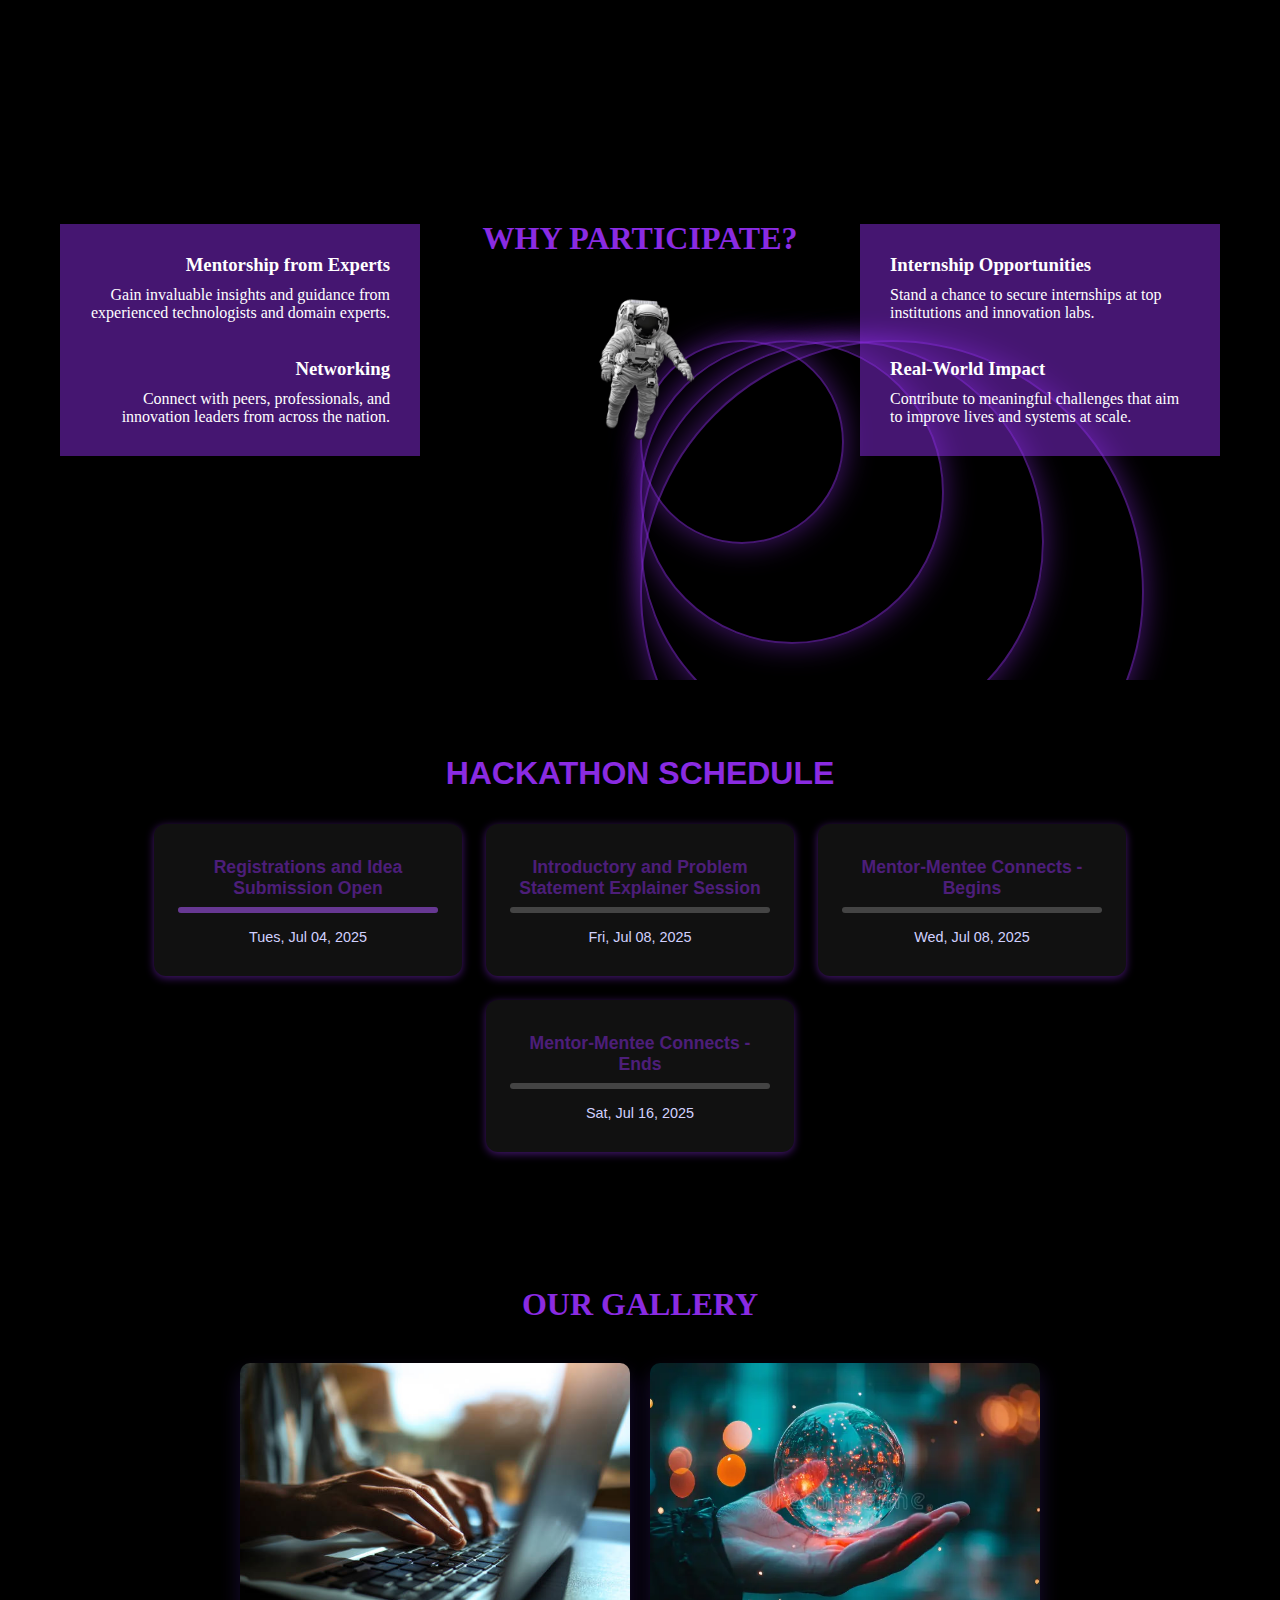
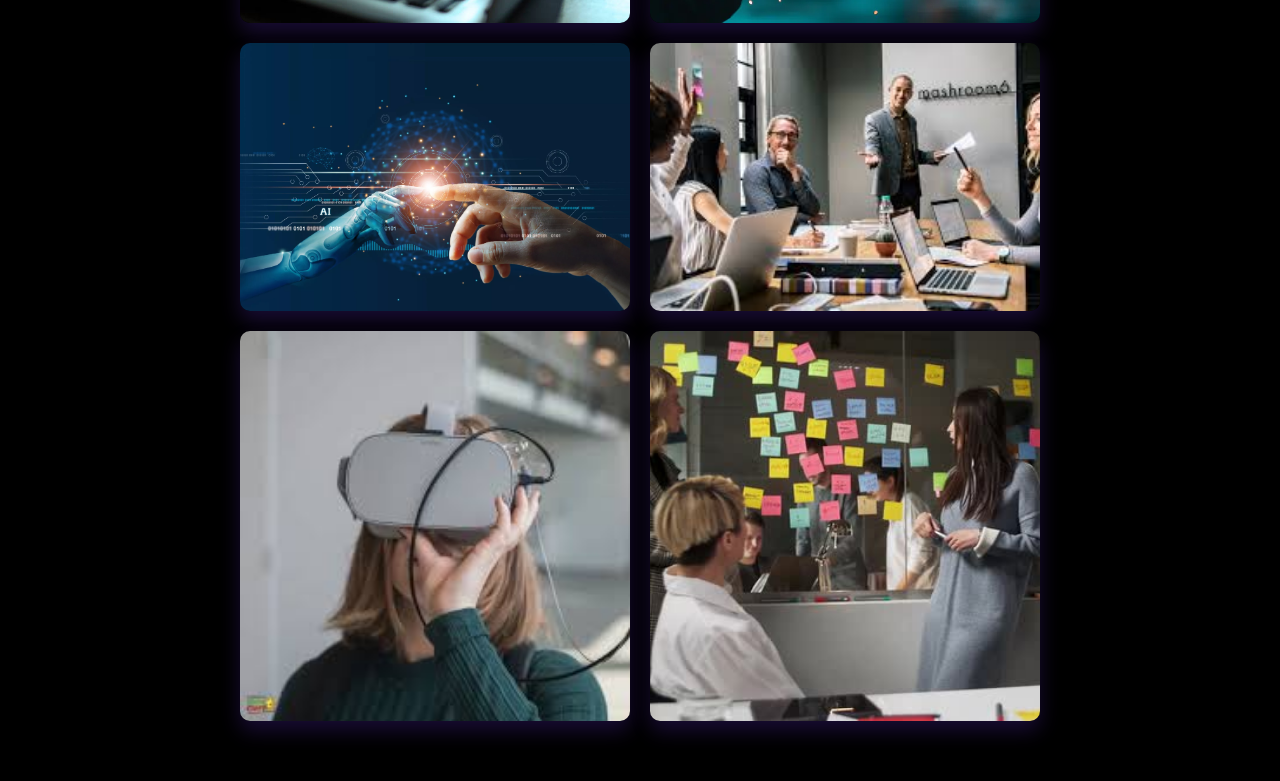
<file: HackProject/Hack2Skill/index.html>
<!DOCTYPE html>
<html lang="en">
<head>
     <meta charset="UTF-8">
     <meta name="viewport" content="width=device-width, initial-scale=1.0">
     <title>Hack2Skill Assignment</title>
     <link rel="stylesheet" href="Hack2Skill.css" />
</head>
<body>
     <section class="hero">
          <div class="background-animation">
               <div class="orbit orbit1"></div>
               <div class="orbit orbit2"></div>
               <div class="orbit orbit3"></div>
               <div class="orbit orbit4"></div>
          </div>

          <div class="info-box left">
               <div class="box">
                    <h3>Mentorship from Experts</h3>
                    <p>Gain invaluable insights and guidance from experienced technologists and domain experts.</p>
                    <br><br>
                    <h3>Networking</h3>
                    <p>Connect with peers, professionals, and innovation leaders from across the nation.</p>
                    <div class="strip"></div>
               </div>
          </div>

          <div class="astronaut">
               <div>
                    <h1 style="color:blueviolet ">WHY PARTICIPATE?</h1>
               </div>


               <img src="images/image.png" alt="Astronaut">
          </div>

          <div class="info-box right">
               <div class="box">
                    <h3>Internship Opportunities</h3>
                    <p>Stand a chance to secure internships at top institutions and innovation labs.</p><br><br>
                    <h3>Real-World Impact</h3>
                    <p>Contribute to meaningful challenges that aim to improve lives and systems at scale.</p>
               </div>
     </section>

     <section class="timeline">
  <h2 style="color:blueviolet">HACKATHON SCHEDULE</h2>
  <div id="timeline-slider">
    <div class="timeline-item">
      <p class="title">Registrations and Idea Submission Open</p>
      <div class="progress-bar"></div>
      <p class="date">Tues, Jul 04, 2025</p>
    </div>
    <div class="timeline-item">
      <p class="title">Introductory and Problem Statement Explainer Session</p>
      <div class="progress-bar"></div>
      <p class="date">Fri, Jul 08, 2025</p>
    </div>
    <div class="timeline-item">
      <p class="title">Mentor-Mentee Connects - Begins</p>
      <div class="progress-bar"></div>
      <p class="date">Wed, Jul 08, 2025</p>
    </div>
    <div class="timeline-item">
      <p class="title">Mentor-Mentee Connects - Ends</p>
      <div class="progress-bar"></div>
      <p class="date">Sat, Jul 16, 2025</p>
    </div>
  </div>
</section>

     <section class="gallery">
  <h2 style="color: blueviolet;">OUR GALLERY</h2>
  <div class="custom-grid">
    <div class="img img1"><img src="images/laptop.jpg" alt="Image 1" /></div>
    <div class="img img2"><img src="images/ball.png" alt="Image 2" /></div>
    <div class="img img6"><img src="images/AI.png" alt="Image 6" /></div>
    <div class="img img5"><img src="images/gd.png" alt="Image 5" /></div>
    <div class="img img3"><img src="images/vr.png" alt="Image 3" /></div>
    <div class="img img4"><img src="images/stickey.png" alt="Image 4" /></div>
  </div>
</section>
     <script src="Hack2Skill.js"></script>
</body>
</html>
</file>
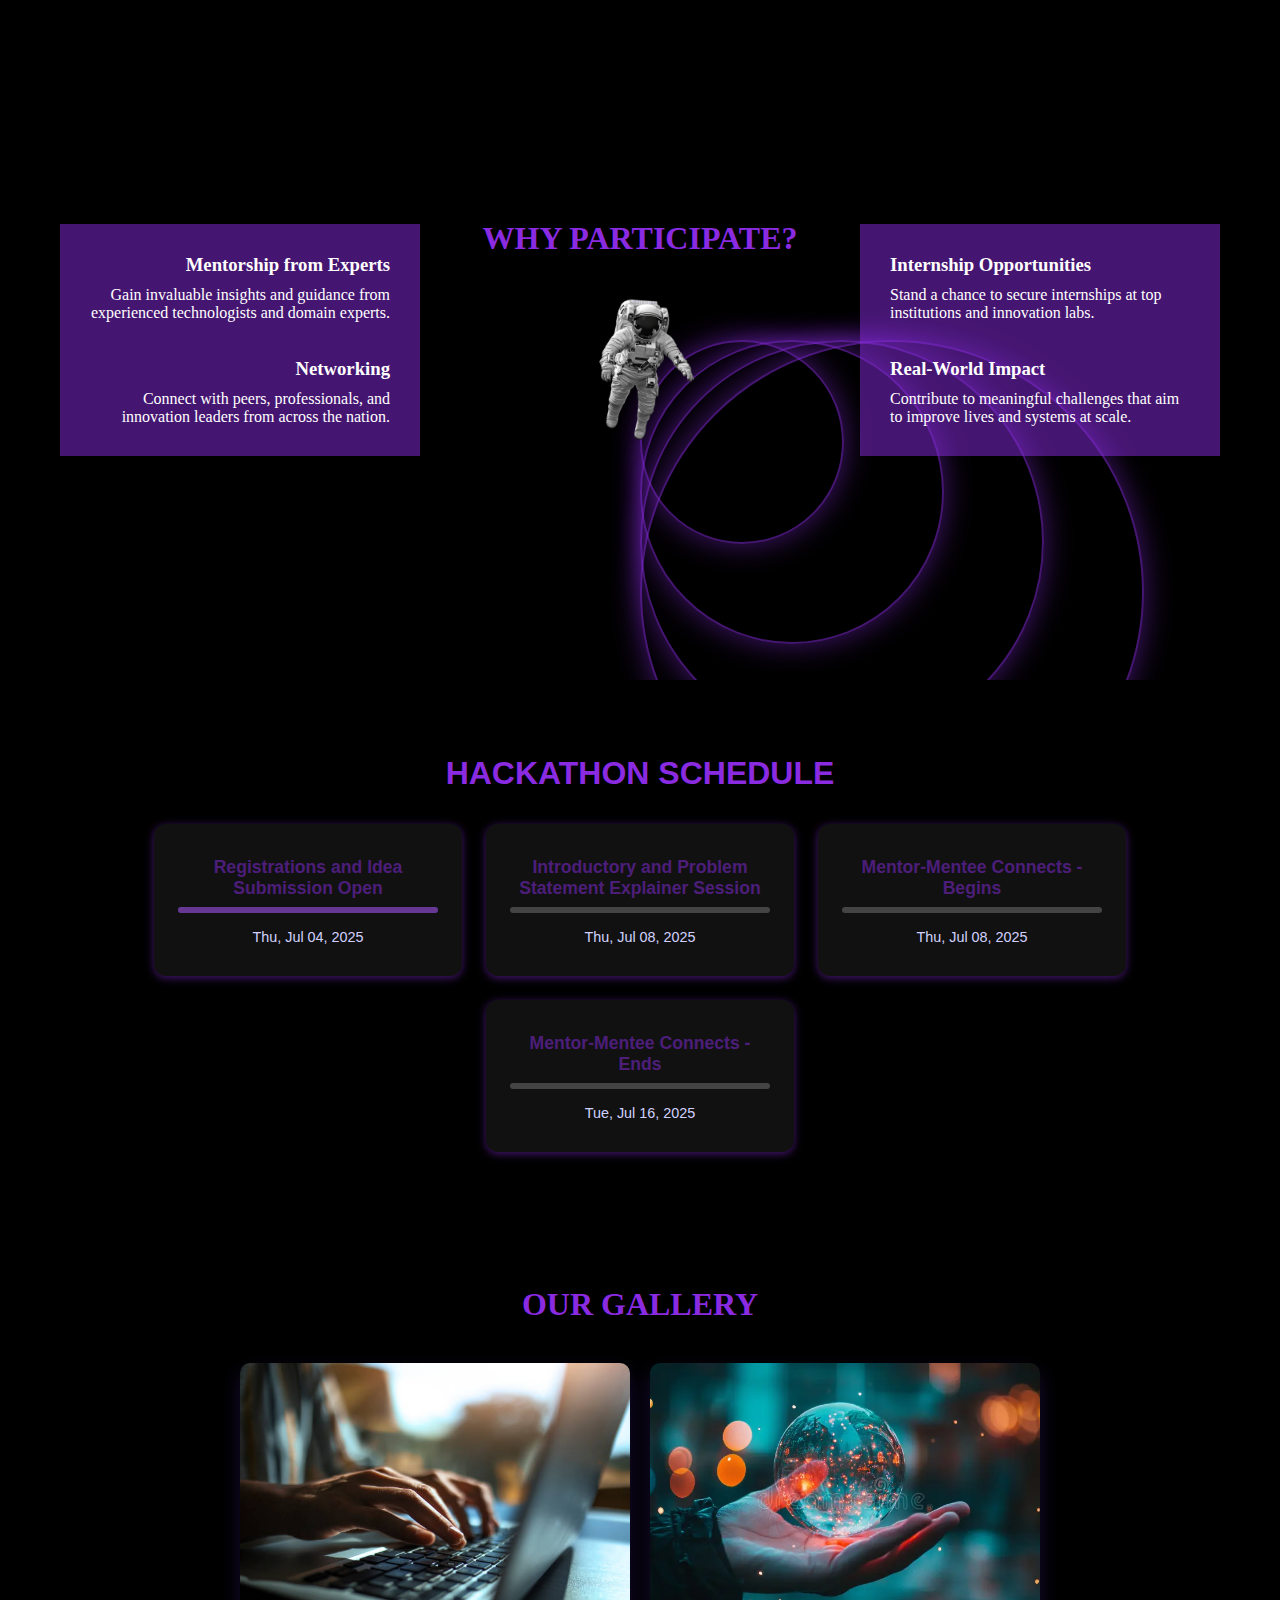
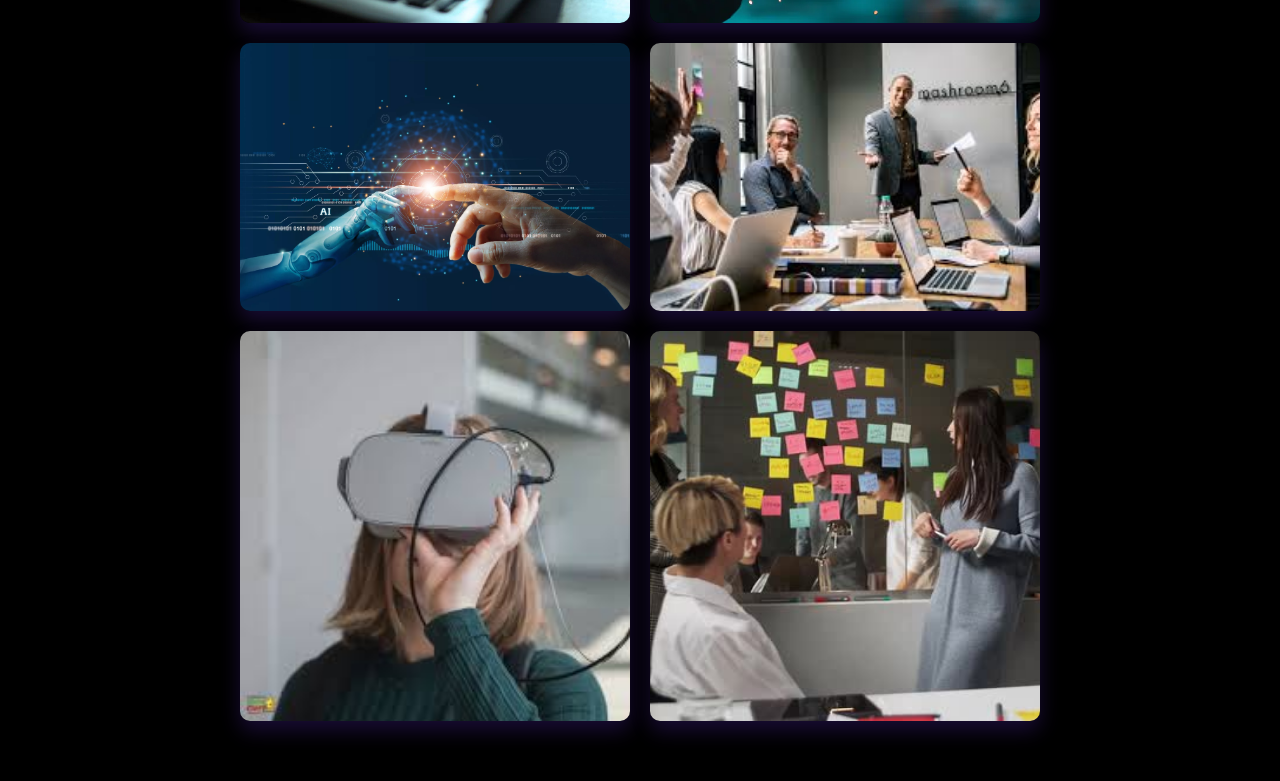
<file: HackProject/Hack2Skill/Hack2Skill.html>
<!DOCTYPE html>
<html lang="en">
<head>
     <meta charset="UTF-8">
     <meta name="viewport" content="width=device-width, initial-scale=1.0">
     <title>Hack2Skill Assignment</title>
     <link rel="stylesheet" href="Hack2Skill.css" />
</head>
<body>
     <section class="hero">
          <div class="background-animation">
               <div class="orbit orbit1"></div>
               <div class="orbit orbit2"></div>
               <div class="orbit orbit3"></div>
               <div class="orbit orbit4"></div>
          </div>

          <div class="info-box left">
               <div class="box">
                    <h3>Mentorship from Experts</h3>
                    <p>Gain invaluable insights and guidance from experienced technologists and domain experts.</p>
                    <br><br>
                    <h3>Networking</h3>
                    <p>Connect with peers, professionals, and innovation leaders from across the nation.</p>
                    <div class="strip"></div>
               </div>
          </div>

          <div class="astronaut">
               <div>
                    <h1 style="color:blueviolet ">WHY PARTICIPATE?</h1>
               </div>


               <img src="images/image.png" alt="Astronaut">
          </div>

          <div class="info-box right">
               <div class="box">
                    <h3>Internship Opportunities</h3>
                    <p>Stand a chance to secure internships at top institutions and innovation labs.</p><br><br>
                    <h3>Real-World Impact</h3>
                    <p>Contribute to meaningful challenges that aim to improve lives and systems at scale.</p>
               </div>
     </section>

     <section class="timeline">
  <h2 style="color:blueviolet">HACKATHON SCHEDULE</h2>
  <div id="timeline-slider">
    <div class="timeline-item">
      <p class="title">Registrations and Idea Submission Open</p>
      <div class="progress-bar"></div>
      <p class="date">Thu, Jul 04, 2025</p>
    </div>
    <div class="timeline-item">
      <p class="title">Introductory and Problem Statement Explainer Session</p>
      <div class="progress-bar"></div>
      <p class="date">Thu, Jul 08, 2025</p>
    </div>
    <div class="timeline-item">
      <p class="title">Mentor-Mentee Connects - Begins</p>
      <div class="progress-bar"></div>
      <p class="date">Thu, Jul 08, 2025</p>
    </div>
    <div class="timeline-item">
      <p class="title">Mentor-Mentee Connects - Ends</p>
      <div class="progress-bar"></div>
      <p class="date">Tue, Jul 16, 2025</p>
    </div>
  </div>
</section>

     <section class="gallery">
  <h2 style="color: blueviolet;">OUR GALLERY</h2>
  <div class="custom-grid">
    <div class="img img1"><img src="images/laptop.jpg" alt="Image 1" /></div>
    <div class="img img2"><img src="images/ball.png" alt="Image 2" /></div>
    <div class="img img6"><img src="images/AI.png" alt="Image 6" /></div>
    <div class="img img5"><img src="images/gd.png" alt="Image 5" /></div>
    <div class="img img3"><img src="images/vr.png" alt="Image 3" /></div>
    <div class="img img4"><img src="images/stickey.png" alt="Image 4" /></div>
  </div>
</section>
     <script src="Hack2Skill.js"></script>
</body>
</html>
</file>
<file: HackProject/Hack2Skill/Hack2Skill.css>
body {
     margin: 0;
}
.hero {
     position: relative;
     overflow: hidden;
     min-height: 600px;
     display: flex;
     align-items: center;
     justify-content: center;
     background: #000;
     flex-wrap: wrap;
     padding: 40px 20px;
}

.background-animation {
     position: absolute;
     top: 50%;
     left: 50%;
     transform: translate(-50%, -50%);
}

.orbit {
     position: absolute;
     border: 2px solid rgba(138, 43, 226, 0.5);
     border-radius: 50%;
     box-shadow: 0 0 30px rgba(138, 43, 226, 0.5);
     animation: orbitPulse 6s linear infinite;
}

.orbit1 {
     width: 200px;
     height: 200px;
     animation-delay: 0s;
}

.orbit2 {
     width: 300px;
     height: 300px;
     animation-delay: 1.5s;
}

.orbit3 {
     width: 400px;
     height: 400px;
     animation-delay: 3s;
}

.orbit4 {
     width: 500px;
     height: 500px;
     animation-delay: 4.5s;
}

@keyframes orbitPulse {
     0% {
          transform: translate(-50%, -50%) scale(1);
          opacity: 1;
     }

     100% {
          transform: translate(-50%, -50%) scale(1.3);
          opacity: 0;
     }
}
.astronaut {
     position: relative;
     z-index: 2;
     animation: float 4s ease-in-out infinite;
     flex: 1 1 300px;
     text-align: center;
}

@keyframes float {
     0% {
          transform: translateY(0);
     }

     50% {
          transform: translateY(-15px);
     }

     100% {
          transform: translateY(0);
     }
}

.astronaut img {
     max-width: 200px;
     width: 100%;
}

.info-box {
     flex: 1 1 300px;
     padding: 40px;
     z-index: 1;
}

.info-box.left {
     text-align: right;
}

.info-box.right {
     text-align: left;
}

.info-box .box {
     background: rgba(138, 43, 226, 0.5);
     color: #fff;
     padding: 30px;
     max-width: 300px;
     margin: 0 auto;
}

.info-box .box h3 {
     margin: 0 0 10px;
}

.info-box .box p {
     margin: 0;
}

  .timeline {
    padding: 3rem 1rem;
    background-color: #000;
    color: #fff;
    font-family: 'Segoe UI', sans-serif;
    text-align: center;
  }

  .timeline h2 {
    font-size: 2rem;
    margin-bottom: 2rem;
    color: #fff;
  }

  #timeline-slider {
    display: flex;
    flex-wrap: wrap;
    justify-content: center;
    gap: 1.5rem;
    padding: 0;
    margin: 0 auto;
    max-width: 1200px;
  }

  .timeline-item {
    background-color: #111;
    border-radius: 12px;
    padding: 1rem 1.5rem;
    box-shadow: 0 2px 8px rgba(138, 43, 226, 0.5);
    width: 260px;
    transition: transform 0.3s ease, box-shadow 0.3s ease;
    cursor: pointer;
  }

  .timeline-item:hover {
    transform: scale(1.05);
    box-shadow: 0 8px 20px rgba(138, 43, 226, 0.5);
  }

  .timeline-item .title {
    font-weight: bold;
    font-size: 1.1rem;
    margin-bottom: 0.5rem;
    color: rgba(138, 43, 226, 0.5) /* Why Practice purple */
  }

  .timeline-item .date {
    color: #d1d1ff;
    font-size: 0.9rem;
  }

  .progress-bar {
    height: 6px;
    border-radius: 4px;
    background-color: #444;
    margin: 0.5rem 0 1rem;
    position: relative;
    overflow: hidden;
  }

  .timeline-item:first-child .progress-bar::before {
    content: "";
    position: absolute;
    left: 0;
    top: 0;
    height: 100%;
    width: 100%;
    background-color:rgba(138, 43, 226, 0.5);
  }
  @media (max-width: 768px) {
    .timeline-item {
      width: 100%;
    }
  }
.gallery {
  padding: 60px 20px;
  background: #000;
  text-align: center;
}

.gallery h2 {
  color: #7a3cff;
  margin-bottom: 40px;
  font-size: 2rem;
}

.custom-grid {
  display: grid;
  grid-template-areas:
    "img1 img2"
    ".    img5"
    "img3 img4";
  grid-template-columns: repeat(2, 1fr);
  gap: 20px;
  max-width: 800px;
  margin: 0 auto;
  position: relative;
}

.img {
  border-radius: 10px;
  overflow: hidden;
  transition: transform 0.4s ease, box-shadow 0.4s ease;
  box-shadow: 0 10px 20px rgba(122, 60, 255, 0.2);
}

.img:hover {
  transform: scale(1.05);
  box-shadow: 0 15px 30px rgba(122, 60, 255, 0.4);
  z-index: 2;
}

.img img {
  width: 100%;
  height: 100%;
  object-fit: cover;
  display: block;
}

.img1 { grid-area: img1; }
.img2 { grid-area: img2; }
.img3 { grid-area: img3; }
.img4 { grid-area: img4; }
.img5 { grid-area: img5; }

@media (max-width: 768px) {
  .custom-grid {
    grid-template-areas:
      "img1"
      "img2"
      "img5"
      "img3"
      "img4";
    grid-template-columns: 1fr;
  }
}

@media (max-width: 1024px) {
     .image-container {
          grid-template-columns: repeat(2, 1fr);
     }
}

@media (max-width: 768px) {
     .hero {
          flex-direction: column;
          text-align: center;
          height: auto;
     }

     .info-box {
          padding: 20px;
          text-align: center;
     }

     .info-box.left,
     .info-box.right {
          text-align: center;
     }

     .astronaut img {
          max-width: 150px;
     }

     .timeline-item {
          min-width: 200px;
     }

     .image-container {
          grid-template-columns: repeat(2, 1fr);
          gap: 15px;
     }
}

@media (max-width: 480px) {
     .image-container {
          grid-template-columns: 1fr;
     }
}
</file>
